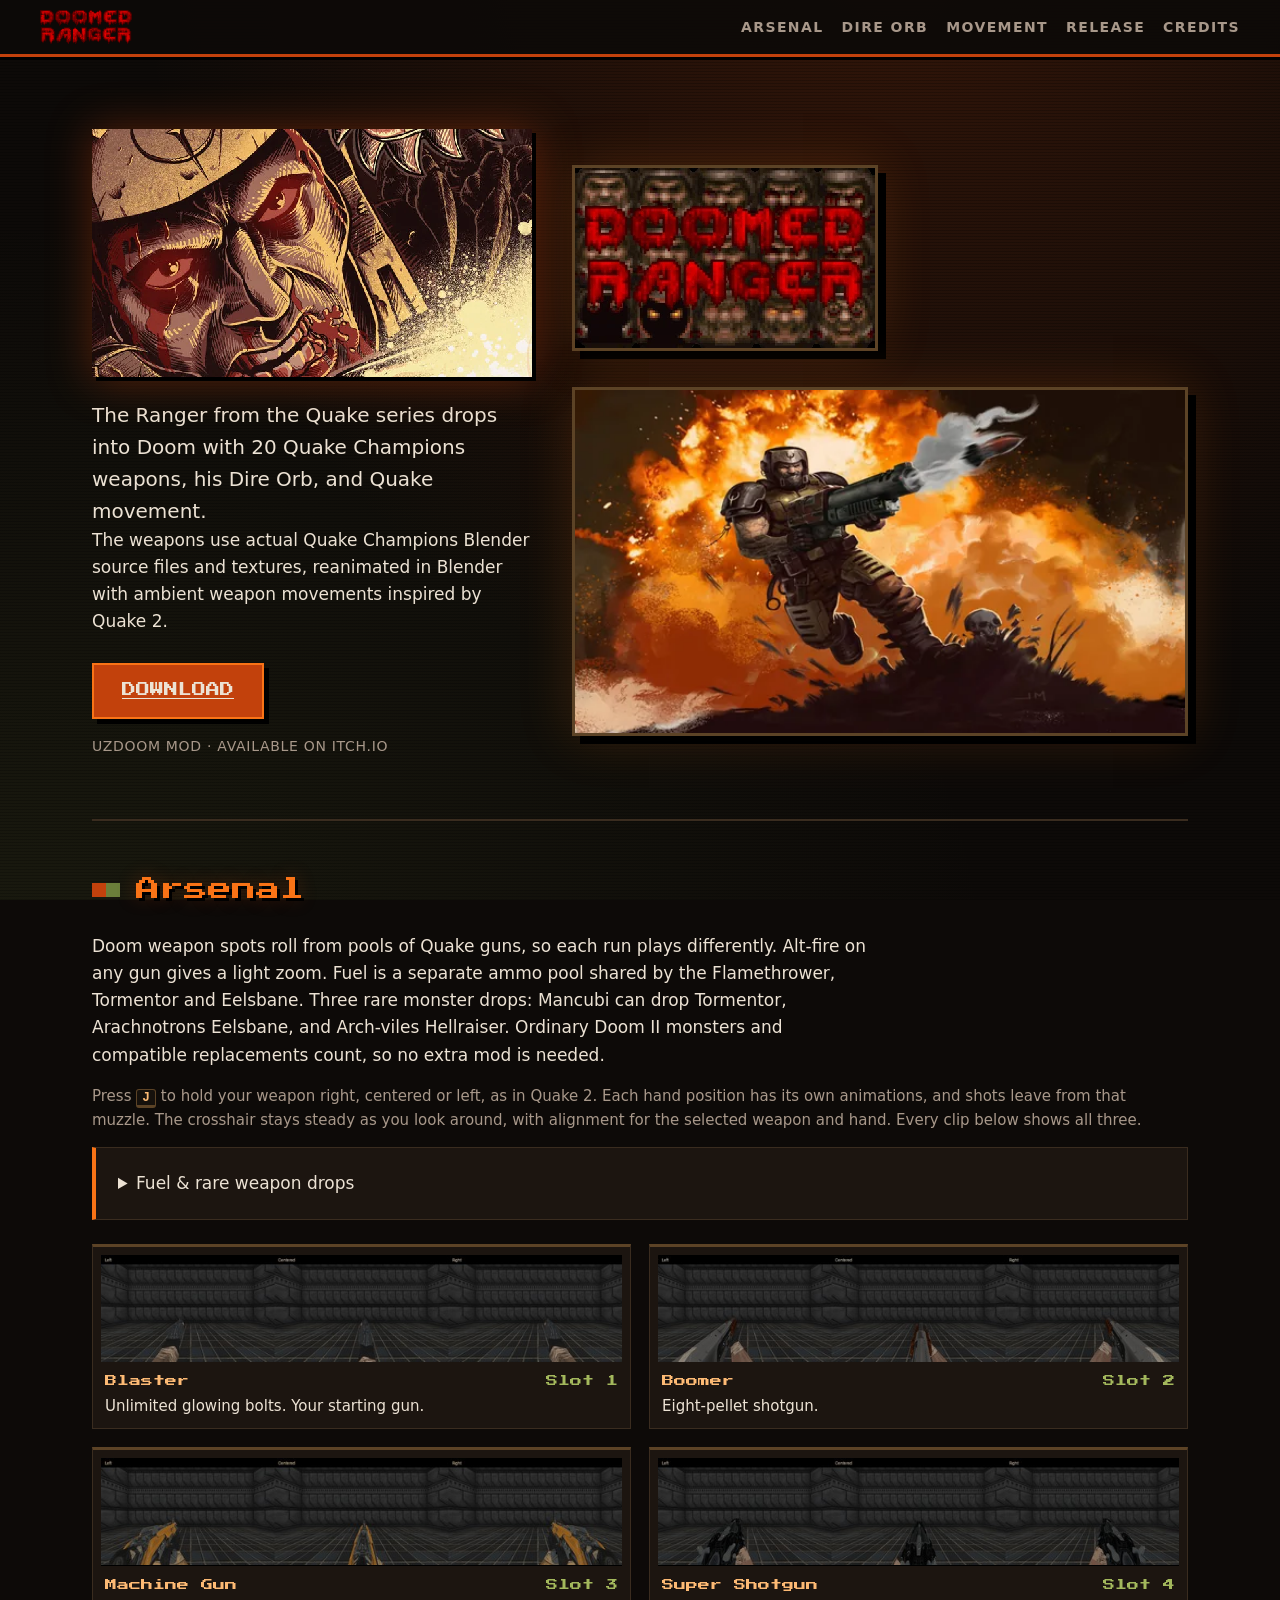
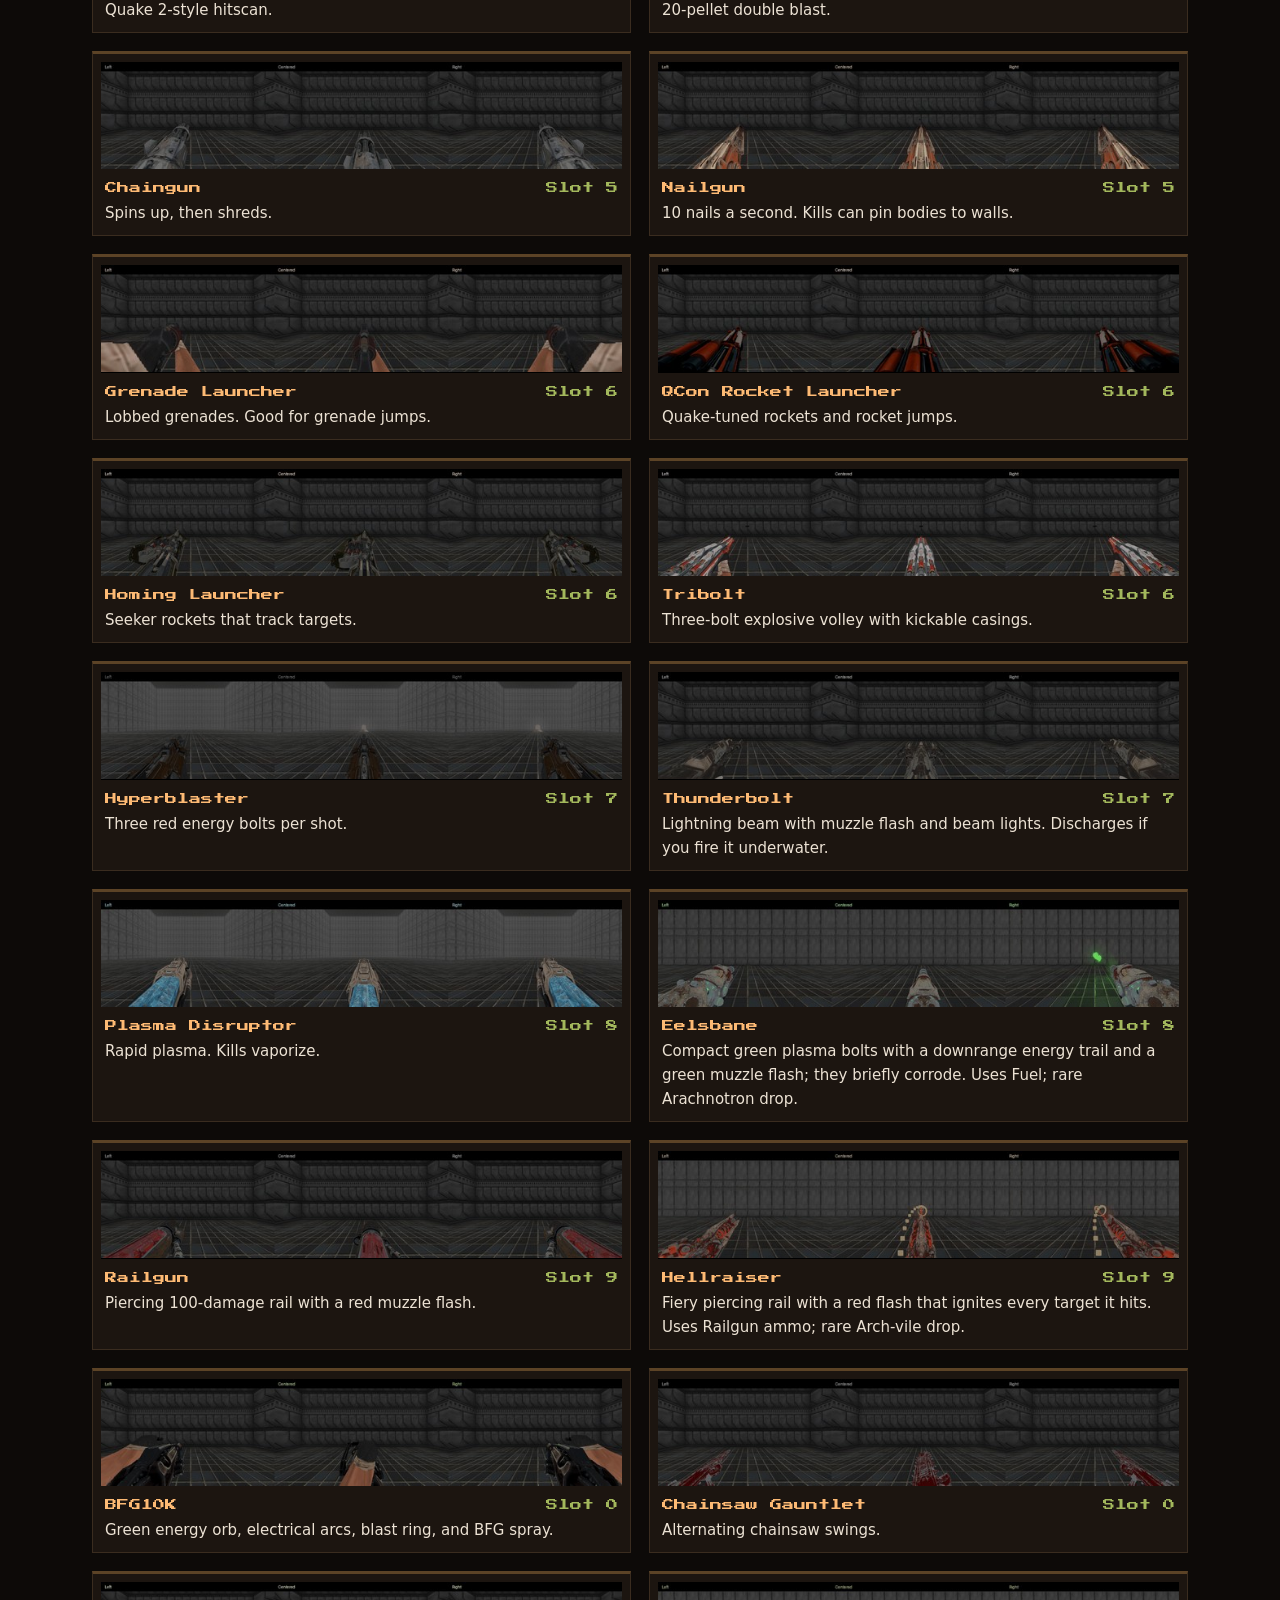
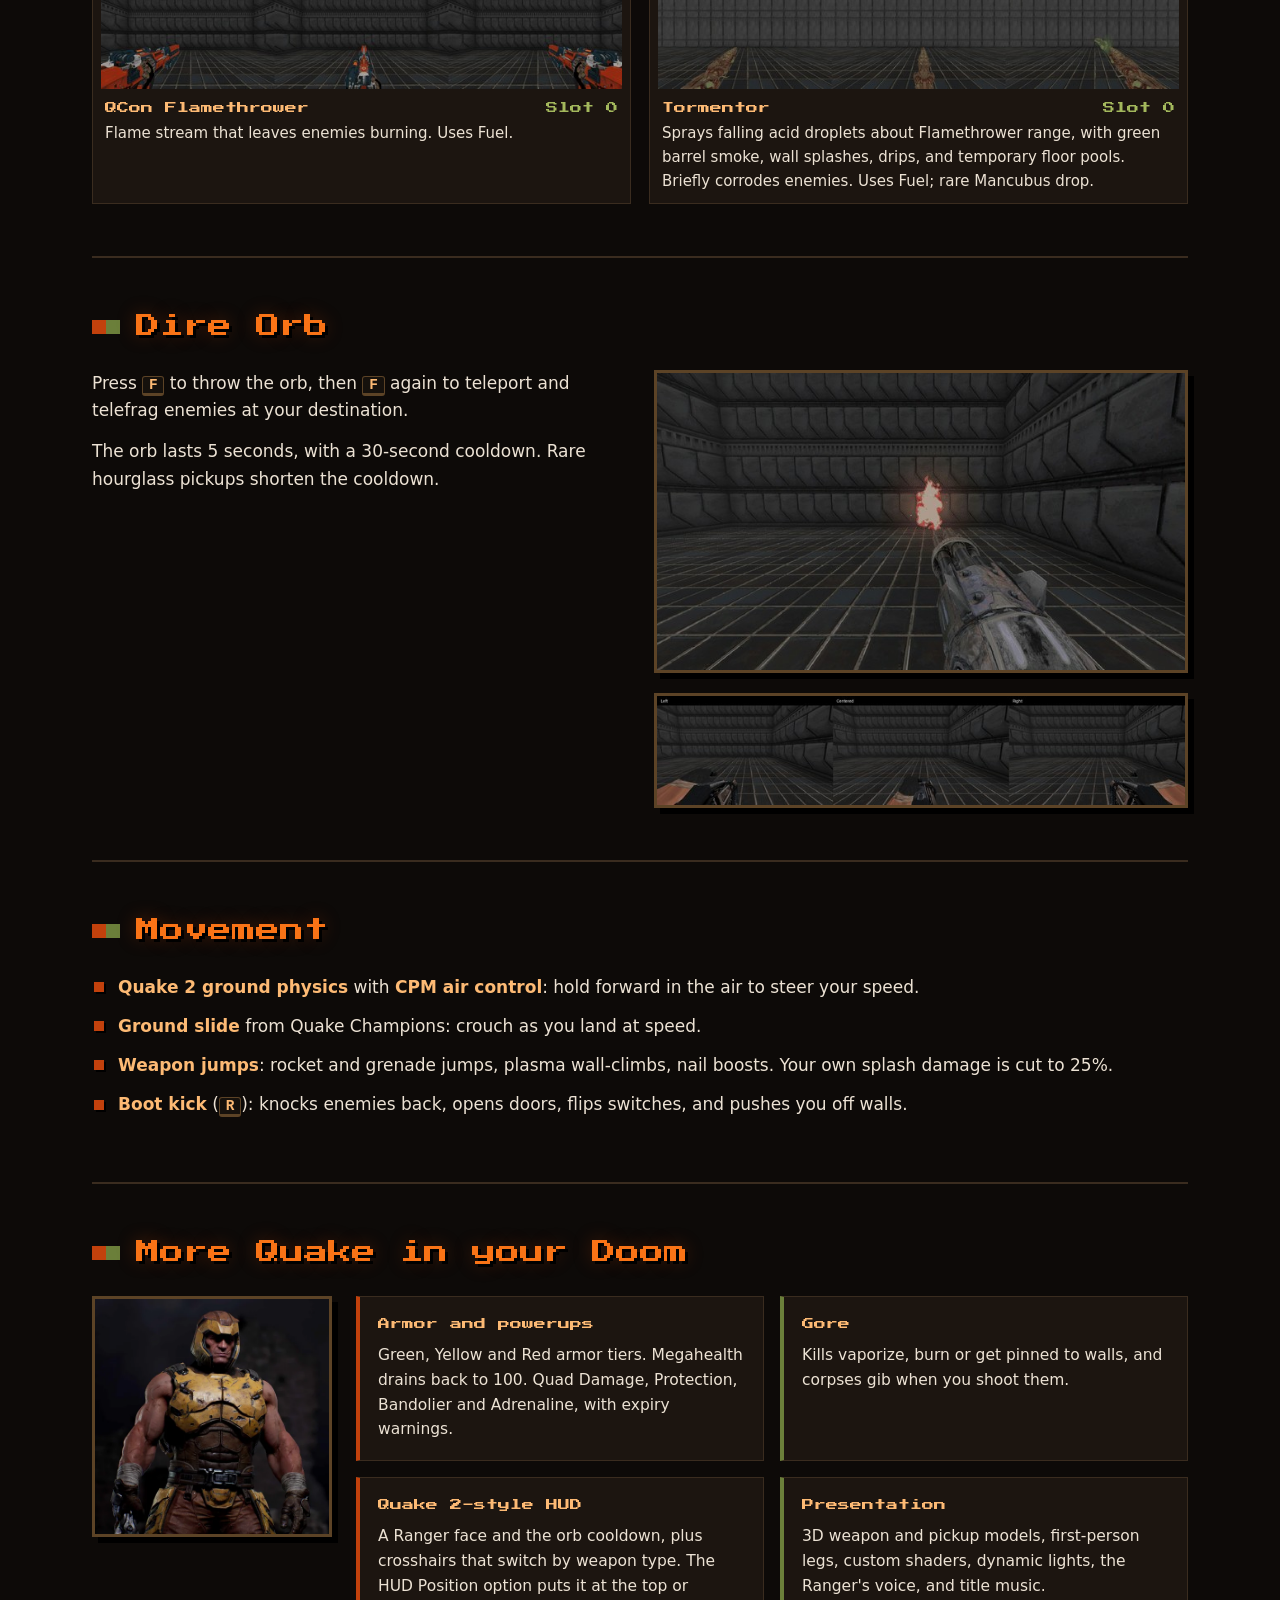
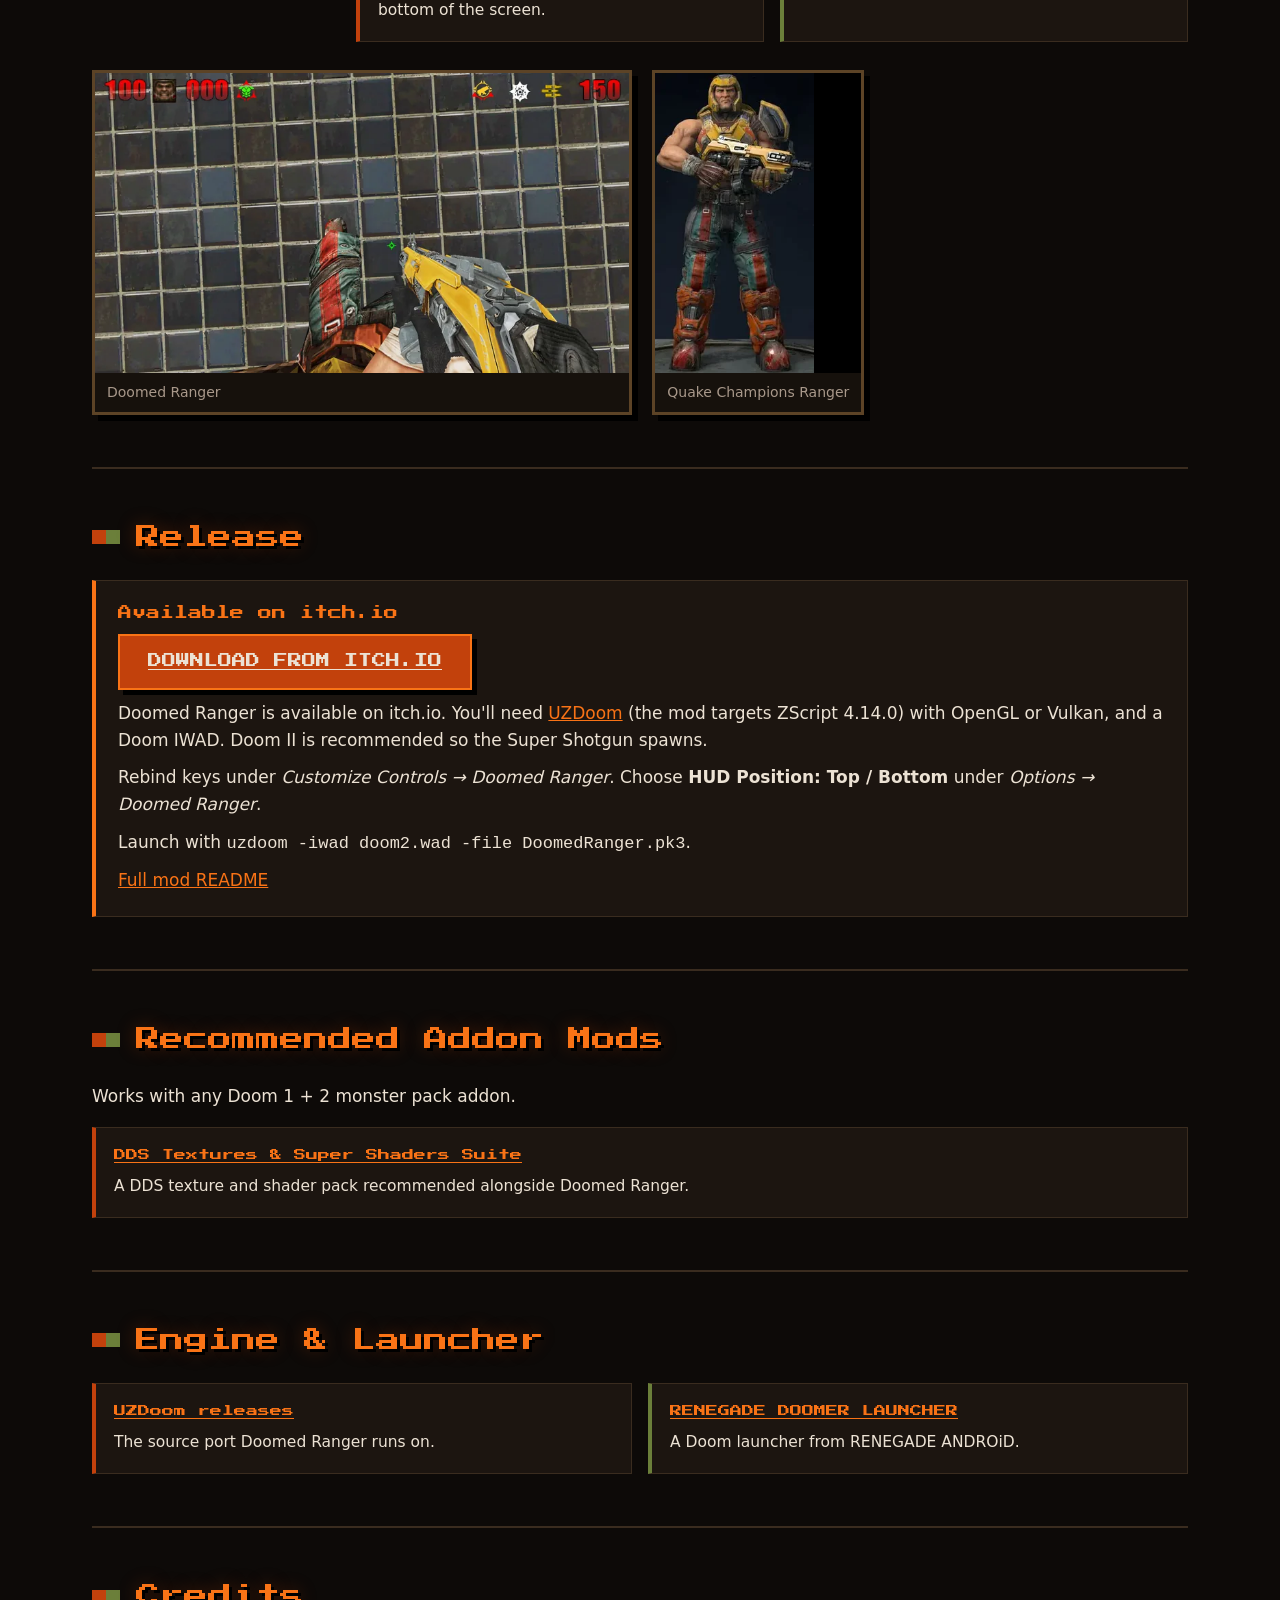
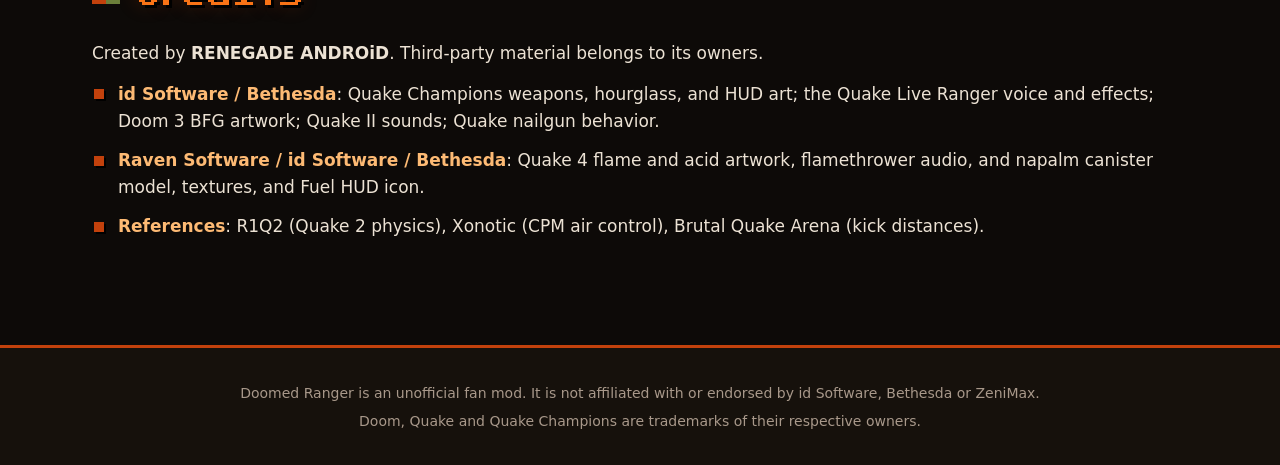
<file: index.html>
<!doctype html>
<html lang="en">
<head>
<meta charset="utf-8">
<meta name="viewport" content="width=device-width, initial-scale=1">
<title>Doomed Ranger: the Quake Ranger in Doom | Download</title>
<meta name="description" content="Doomed Ranger is a UZDoom mod that brings the Ranger from the Quake series into Doom with 20 Quake Champions weapons, the Dire Orb and Quake movement. Available on itch.io.">
<meta name="theme-color" content="#0d0a08">
<meta property="og:type" content="website">
<meta property="og:title" content="Doomed Ranger: the Quake Ranger in Doom">
<meta property="og:description" content="20 Quake Champions weapons, the Dire Orb and Quake movement, in Doom. Available on itch.io.">
<meta property="og:image" content="img/og-image.jpg">
<meta name="twitter:card" content="summary_large_image">
<meta name="twitter:site" content="@RenegadeAndroid">
<meta name="twitter:title" content="Doomed Ranger: the Quake Ranger in Doom">
<meta name="twitter:description" content="20 Quake Champions weapons, the Dire Orb and Quake movement, in Doom. Available on itch.io.">
<meta name="twitter:image" content="img/og-image.jpg">
<link rel="icon" href="favicon.ico" sizes="any">
<link rel="icon" href="favicon-32.png" type="image/png" sizes="32x32">
<link rel="apple-touch-icon" href="apple-touch-icon.png">
<link rel="preload" href="fonts/PressStart2P.woff" as="font" type="font/woff" crossorigin>
<link rel="stylesheet" href="style.css?v=20261006b">
</head>
<body>
<a class="skip" href="#main">Skip to content</a>
<header class="topbar">
  <a class="brand" href="#top" aria-label="Doomed Ranger home"><img src="img/logo.png" alt="Doomed Ranger" width="630" height="234"></a>
  <nav aria-label="Sections">
    <a href="#arsenal">Arsenal</a><a href="#orb">Dire Orb</a><a href="#movement">Movement</a><a href="#release">Release</a><a href="#credits">Credits</a>
  </nav>
</header>
<main id="main">
<section class="hero" id="top">
  <div>
    <h1><img src="img/titlepic.webp" alt="Doomed Ranger" width="672" height="378" class="pixelated"></h1>
    <p class="tagline">The Ranger from the Quake series drops into Doom with 20 Quake Champions weapons, his Dire Orb, and Quake movement.</p>
    <p class="lead">The weapons use actual Quake Champions Blender source files and textures, reanimated in Blender with ambient weapon movements inspired by Quake 2.</p>
    <div class="cta"><a class="btn btn-download" href="#release">Download</a></div>
    <p class="fineprint">UZDoom mod &middot; Available on itch.io</p>
  </div>
  <div class="hero-art">
    <figure class="hero-shot hero-banner pixelated"><img src="img/title-banner.webp?v=20261005c" alt="Doomed Ranger title" width="300" height="180"></figure>
    <figure class="hero-shot credit"><img src="img/credit.webp?v=20261005c" alt="Credits screen" width="560" height="315" loading="lazy"></figure>
  </div>
</section>

<section class="section" id="arsenal">
  <h2><span class="pix"></span>Arsenal</h2>
  <p class="lead">Doom weapon spots roll from pools of Quake guns, so each run plays differently. Alt-fire on any gun gives a light zoom. Fuel is a separate ammo pool shared by the Flamethrower, Tormentor and Eelsbane. Three rare monster drops: Mancubi can drop Tormentor, Arachnotrons Eelsbane, and Arch-viles Hellraiser. Ordinary Doom II monsters and compatible replacements count, so no extra mod is needed.</p>
  <p class="hint">Press <kbd>J</kbd> to hold your weapon right, centered or left, as in Quake 2. Each hand position has its own animations, and shots leave from that muzzle. The crosshair stays steady as you look around, with alignment for the selected weapon and hand. Every clip below shows all three.</p>
  <details class="card"><summary>Fuel &amp; rare weapon drops</summary>
<p>Fuel is a separate ammo pool shared by the Flamethrower, Tormentor, and Eelsbane: 300 maximum, or 600 with a backpack. Quake 4 napalm canisters give 60 Fuel; large tanks give 120. One in four Cell/Cell Pack map spots supplies Fuel, while the rest retain Cells. Mappers can place Fuel using editor numbers 27016 and 27017.</p>
<p>Mancubi have a 15% chance to drop Tormentor. Arachnotrons have a 15% chance to drop Eelsbane. Arch-viles have a 20% chance to drop Hellraiser. Ordinary Doom II monsters and compatible replacement subclasses can supply these weapons. Friendly monsters never roll these drops, and resurrection cannot repeat a drop roll. Server settings <code>dr_tormentor_drop_chance</code>, <code>dr_eelsbane_drop_chance</code>, and <code>dr_hellraiser_drop_chance</code> adjust the chances.</p>
<p>The three monster weapons do not appear in normal map weapon pools. Pick up the dropped weapon to unlock it, then use its slot key to cycle to it.</p>
<p>Tormentor sprays a visible stream of falling acid droplets with approximately the Flamethrower’s reach, green barrel smoke, and no muzzle flash. Eelsbane fires fast green acid plasma. Both apply a brief corrosion effect. Tormentor impacts leave green wall splashes and drips plus temporary floor pools, using original Quake 4 acid artwork. Eelsbane has compact green plasma bolts and a downrange energy trail; Railgun and Hellraiser use red flashes. Hellraiser fires a piercing fiery rail that sets every enemy it hits alight; it uses the Railgun’s existing ammo, rather than Fuel.</p>
  </details>
  <div class="weapons">
<figure class="weapon"><video autoplay muted loop playsinline preload="none" poster="media/blaster.jpg?v=84ce3cec5cee" aria-label="Blaster held left, centered and right"><source src="media/blaster.mp4?v=84ce3cec5cee" type="video/mp4"></video><figcaption><h3>Blaster<span class="slot">Slot 1</span></h3><p>Unlimited glowing bolts. Your starting gun.</p></figcaption></figure>
<figure class="weapon"><video autoplay muted loop playsinline preload="none" poster="media/boomer.jpg?v=d4609a7aebd3" aria-label="Boomer held left, centered and right"><source src="media/boomer.mp4?v=d4609a7aebd3" type="video/mp4"></video><figcaption><h3>Boomer<span class="slot">Slot 2</span></h3><p>Eight-pellet shotgun.</p></figcaption></figure>
<figure class="weapon"><video autoplay muted loop playsinline preload="none" poster="media/machine-gun.jpg?v=020d943dd114" aria-label="Machine Gun held left, centered and right"><source src="media/machine-gun.mp4?v=020d943dd114" type="video/mp4"></video><figcaption><h3>Machine Gun<span class="slot">Slot 3</span></h3><p>Quake 2-style hitscan.</p></figcaption></figure>
<figure class="weapon"><video autoplay muted loop playsinline preload="none" poster="media/super-shotgun.jpg?v=9066d23cf0ee" aria-label="Super Shotgun held left, centered and right"><source src="media/super-shotgun.mp4?v=9066d23cf0ee" type="video/mp4"></video><figcaption><h3>Super Shotgun<span class="slot">Slot 4</span></h3><p>20-pellet double blast.</p></figcaption></figure>
<figure class="weapon"><video autoplay muted loop playsinline preload="none" poster="media/chaingun.jpg?v=e6c6efb19000" aria-label="Chaingun held left, centered and right"><source src="media/chaingun.mp4?v=e6c6efb19000" type="video/mp4"></video><figcaption><h3>Chaingun<span class="slot">Slot 5</span></h3><p>Spins up, then shreds.</p></figcaption></figure>
<figure class="weapon"><video autoplay muted loop playsinline preload="none" poster="media/nailgun.jpg?v=85e5bc1e5933" aria-label="Nailgun held left, centered and right"><source src="media/nailgun.mp4?v=85e5bc1e5933" type="video/mp4"></video><figcaption><h3>Nailgun<span class="slot">Slot 5</span></h3><p>10 nails a second. Kills can pin bodies to walls.</p></figcaption></figure>
<figure class="weapon"><video autoplay muted loop playsinline preload="none" poster="media/grenade-launcher.jpg?v=d6468c8aa0d2" aria-label="Grenade Launcher held left, centered and right"><source src="media/grenade-launcher.mp4?v=d6468c8aa0d2" type="video/mp4"></video><figcaption><h3>Grenade Launcher<span class="slot">Slot 6</span></h3><p>Lobbed grenades. Good for grenade jumps.</p></figcaption></figure>
<figure class="weapon"><video autoplay muted loop playsinline preload="none" poster="media/qcon-rocket-launcher.jpg?v=6a2fb8ad66dd" aria-label="QCon Rocket Launcher held left, centered and right"><source src="media/qcon-rocket-launcher.mp4?v=6a2fb8ad66dd" type="video/mp4"></video><figcaption><h3>QCon Rocket Launcher<span class="slot">Slot 6</span></h3><p>Quake-tuned rockets and rocket jumps.</p></figcaption></figure>
<figure class="weapon"><video autoplay muted loop playsinline preload="none" poster="media/homing-launcher.jpg?v=08c1c760531c" aria-label="Homing Launcher held left, centered and right"><source src="media/homing-launcher.mp4?v=08c1c760531c" type="video/mp4"></video><figcaption><h3>Homing Launcher<span class="slot">Slot 6</span></h3><p>Seeker rockets that track targets.</p></figcaption></figure>
<figure class="weapon"><video autoplay muted loop playsinline preload="none" poster="media/tribolt.jpg?v=ee7981aa20fa" aria-label="Tribolt held left, centered and right"><source src="media/tribolt.mp4?v=ee7981aa20fa" type="video/mp4"></video><figcaption><h3>Tribolt<span class="slot">Slot 6</span></h3><p>Three-bolt explosive volley with kickable casings.</p></figcaption></figure>
<figure class="weapon"><video autoplay muted loop playsinline preload="none" poster="media/hyperblaster.jpg?v=4ec3fef3181a" aria-label="Hyperblaster held left, centered and right"><source src="media/hyperblaster.mp4?v=4ec3fef3181a" type="video/mp4"></video><figcaption><h3>Hyperblaster<span class="slot">Slot 7</span></h3><p>Three red energy bolts per shot.</p></figcaption></figure>
<figure class="weapon"><video autoplay muted loop playsinline preload="none" poster="media/thunderbolt.jpg?v=8cfcb7be6a75" aria-label="Thunderbolt held left, centered and right"><source src="media/thunderbolt.mp4?v=8cfcb7be6a75" type="video/mp4"></video><figcaption><h3>Thunderbolt<span class="slot">Slot 7</span></h3><p>Lightning beam with muzzle flash and beam lights. Discharges if you fire it underwater.</p></figcaption></figure>
<figure class="weapon"><video autoplay muted loop playsinline preload="none" poster="media/plasma-disruptor.jpg?v=b77f7627d532" aria-label="Plasma Disruptor held left, centered and right"><source src="media/plasma-disruptor.mp4?v=b77f7627d532" type="video/mp4"></video><figcaption><h3>Plasma Disruptor<span class="slot">Slot 8</span></h3><p>Rapid plasma. Kills vaporize.</p></figcaption></figure>
<figure class="weapon"><video autoplay muted loop playsinline preload="none" poster="media/eelsbane.jpg?v=9e7bd1f53b00" aria-label="Eelsbane held left, centered and right"><source src="media/eelsbane.mp4?v=9e7bd1f53b00" type="video/mp4"></video><figcaption><h3>Eelsbane<span class="slot">Slot 8</span></h3><p>Compact green plasma bolts with a downrange energy trail and a green muzzle flash; they briefly corrode. Uses Fuel; rare Arachnotron drop.</p></figcaption></figure>
<figure class="weapon"><video autoplay muted loop playsinline preload="none" poster="media/railgun.jpg?v=cf1688f2a9b3" aria-label="Railgun held left, centered and right"><source src="media/railgun.mp4?v=cf1688f2a9b3" type="video/mp4"></video><figcaption><h3>Railgun<span class="slot">Slot 9</span></h3><p>Piercing 100-damage rail with a red muzzle flash.</p></figcaption></figure>
<figure class="weapon"><video autoplay muted loop playsinline preload="none" poster="media/hellraiser.jpg?v=635c8f942a1d" aria-label="Hellraiser held left, centered and right"><source src="media/hellraiser.mp4?v=635c8f942a1d" type="video/mp4"></video><figcaption><h3>Hellraiser<span class="slot">Slot 9</span></h3><p>Fiery piercing rail with a red flash that ignites every target it hits. Uses Railgun ammo; rare Arch-vile drop.</p></figcaption></figure>
<figure class="weapon"><video autoplay muted loop playsinline preload="none" poster="media/bfg10k.jpg?v=2ba76376603f" aria-label="BFG10K held left, centered and right"><source src="media/bfg10k.mp4?v=2ba76376603f" type="video/mp4"></video><figcaption><h3>BFG10K<span class="slot">Slot 0</span></h3><p>Green energy orb, electrical arcs, blast ring, and BFG spray.</p></figcaption></figure>
<figure class="weapon"><video autoplay muted loop playsinline preload="none" poster="media/chainsaw-gauntlet.jpg?v=6f9e9b9dbbe9" aria-label="Chainsaw Gauntlet held left, centered and right"><source src="media/chainsaw-gauntlet.mp4?v=6f9e9b9dbbe9" type="video/mp4"></video><figcaption><h3>Chainsaw Gauntlet<span class="slot">Slot 0</span></h3><p>Alternating chainsaw swings.</p></figcaption></figure>
<figure class="weapon"><video autoplay muted loop playsinline preload="none" poster="media/flamethrower.jpg?v=9c860c257740" aria-label="QCon Flamethrower held left, centered and right"><source src="media/flamethrower.mp4?v=9c860c257740" type="video/mp4"></video><figcaption><h3>QCon Flamethrower<span class="slot">Slot 0</span></h3><p>Flame stream that leaves enemies burning. Uses Fuel.</p></figcaption></figure>
<figure class="weapon"><video autoplay muted loop playsinline preload="none" poster="media/tormentor.jpg?v=f3d965cd5ab0" aria-label="Tormentor held left, centered and right"><source src="media/tormentor.mp4?v=f3d965cd5ab0" type="video/mp4"></video><figcaption><h3>Tormentor<span class="slot">Slot 0</span></h3><p>Sprays falling acid droplets about Flamethrower range, with green barrel smoke, wall splashes, drips, and temporary floor pools. Briefly corrodes enemies. Uses Fuel; rare Mancubus drop.</p></figcaption></figure>
  </div>
</section>

<section class="section" id="orb">
  <h2><span class="pix"></span>Dire Orb</h2>
  <div class="split">
    <div>
      <p class="lead">Press <kbd>F</kbd> to throw the orb, then <kbd>F</kbd> again to teleport and telefrag enemies at your destination.</p>
      <p class="lead">The orb lasts 5 seconds, with a 30-second cooldown. Rare hourglass pickups shorten the cooldown.</p>
    </div>
    <div>
      <figure class="media gameplay"><video autoplay muted loop playsinline preload="none" poster="media/dire-orb-gameplay.jpg?v=3fb9c44d6c5e" aria-label="Dire Orb gameplay"><source src="media/dire-orb-gameplay.mp4?v=3fb9c44d6c5e" type="video/mp4"></video></figure>
      <figure class="media"><video autoplay muted loop playsinline preload="none" poster="media/dire-orb.jpg?v=9bef050658b7" aria-label="Dire Orb held left, centered and right"><source src="media/dire-orb.mp4?v=9bef050658b7" type="video/mp4"></video></figure>
    </div>
  </div>
</section>

<section class="section" id="movement">
  <h2><span class="pix"></span>Movement</h2>
  <ul class="ticks">
    <li><strong>Quake 2 ground physics</strong> with <strong>CPM air control</strong>: hold forward in the air to steer your speed.</li>
    <li><strong>Ground slide</strong> from Quake Champions: crouch as you land at speed.</li>
    <li><strong>Weapon jumps</strong>: rocket and grenade jumps, plasma wall-climbs, nail boosts. Your own splash damage is cut to 25%.</li>
    <li><strong>Boot kick</strong> (<kbd>R</kbd>): knocks enemies back, opens doors, flips switches, and pushes you off walls.</li>
  </ul>
</section>

<section class="section" id="more">
  <h2><span class="pix"></span>More Quake in your Doom</h2>
  <div class="more-layout">
    <figure class="more-ranger"><img src="img/ranger-portrait.webp?v=20261005c" alt="Ranger" width="520" height="522" loading="lazy"></figure>
    <ul class="features features-right">
      <li><h3>Armor and powerups</h3><p>Green, Yellow and Red armor tiers. Megahealth drains back to 100. Quad Damage, Protection, Bandolier and Adrenaline, with expiry warnings.</p></li>
      <li><h3>Gore</h3><p>Kills vaporize, burn or get pinned to walls, and corpses gib when you shoot them.</p></li>
      <li><h3>Quake 2-style HUD</h3><p>A Ranger face and the orb cooldown, plus crosshairs that switch by weapon type. The HUD Position option puts it at the top or bottom of the screen.</p></li>
      <li><h3>Presentation</h3><p>3D weapon and pickup models, first-person legs, custom shaders, dynamic lights, the Ranger's voice, and title music.</p></li>
    </ul>
  </div>
  <div class="compare">
    <figure class="shot"><img src="img/in-game-hud.webp?v=20261005c" alt="Looking down at the Ranger body, yellow weapon, and Quake 2-style HUD" width="780" height="438" loading="lazy"><figcaption>Doomed Ranger</figcaption></figure>
    <figure class="shot"><img src="img/qc-ranger.webp?v=20261005c" alt="Quake Champions Ranger for comparison" width="232" height="438" loading="lazy"><figcaption>Quake Champions Ranger</figcaption></figure>
  </div>
</section>

<section class="section" id="release">
  <h2><span class="pix"></span>Release</h2>
  <div class="card">
    <p class="status">Available on itch.io</p>
    <p><a class="btn btn-download" href="https://renegade-android.itch.io/doomed-ranger" rel="noopener">Download from itch.io</a></p>
    <p>Doomed Ranger is available on itch.io. You'll need <a href="https://github.com/UZDoom/UZDoom/releases" rel="noopener">UZDoom</a> (the mod targets ZScript 4.14.0) with OpenGL or Vulkan, and a Doom IWAD. Doom II is recommended so the Super Shotgun spawns.</p>
    <p>Rebind keys under <em>Customize Controls → Doomed Ranger</em>. Choose <strong>HUD Position: Top / Bottom</strong> under <em>Options → Doomed Ranger</em>.</p>
    <p>Launch with <code>uzdoom -iwad doom2.wad -file DoomedRanger.pk3</code>.</p>
    <p><a href="https://github.com/RENEGADE-ANDROiD/DoomedRanger/blob/main/mod-readme.md">Full mod README</a></p>
  </div>
</section>

<section class="section" id="addons">
  <h2><span class="pix"></span>Recommended Addon Mods</h2>
  <p>Works with any Doom 1 + 2 monster pack addon.</p>
  <ul class="features">
    <li><h3><a href="https://www.moddb.com/mods/dds-texturespbr-plus" rel="noopener">DDS Textures &amp; Super Shaders Suite</a></h3><p>A DDS texture and shader pack recommended alongside Doomed Ranger.</p></li>
  </ul>
</section>

<section class="section" id="engine">
  <h2><span class="pix"></span>Engine &amp; Launcher</h2>
  <ul class="features">
    <li><h3><a href="https://github.com/UZDoom/UZDoom/releases" rel="noopener">UZDoom releases</a></h3><p>The source port Doomed Ranger runs on.</p></li>
    <li><h3><a href="https://renegade-android.github.io/rdl/" rel="noopener">RENEGADE DOOMER LAUNCHER</a></h3><p>A Doom launcher from RENEGADE ANDROiD.</p></li>
  </ul>
</section>

<section class="section" id="credits">
  <h2><span class="pix"></span>Credits</h2>
  <p class="lead">Created by <strong>RENEGADE ANDROiD</strong>. Third-party material belongs to its owners.</p>
  <ul class="ticks">
    <li><strong>id Software / Bethesda</strong>: Quake Champions weapons, hourglass, and HUD art; the Quake Live Ranger voice and effects; Doom 3 BFG artwork; Quake II sounds; Quake nailgun behavior.</li>
    <li><strong>Raven Software / id Software / Bethesda</strong>: Quake 4 flame and acid artwork, flamethrower audio, and napalm canister model, textures, and Fuel HUD icon.</li>
    <li><strong>References</strong>: R1Q2 (Quake 2 physics), Xonotic (CPM air control), Brutal Quake Arena (kick distances).</li>
  </ul>
  
</section>
</main>
<footer class="footer">
  <p>Doomed Ranger is an unofficial fan mod. It is not affiliated with or endorsed by id Software, Bethesda or ZeniMax.</p>
  <p>Doom, Quake and Quake Champions are trademarks of their respective owners.</p>
</footer>
</body>
</html>
</file>
<file: style.css>
/* Doomed Ranger: dark, gritty Doom/Quake theme. Rust/orange with Quake brown/green. Press Start 2P for headings only. */
@font-face { font-family: "Press Start 2P"; src: url("fonts/PressStart2P.woff") format("woff"); font-display: swap; }
:root {
  --bg: #0d0a08; --bg2: #16110c; --panel: #1c1510; --line: #3a2c1f;
  --fg: #ece2d4; --dim: #a8988a; --rust: #c2410c; --orange: #f97316; --ember: #fdba74;
  --brown: #5c4326; --green: #6b7f3a; --green-hi: #a3b85c;
  --pixel: "Press Start 2P", ui-monospace, monospace;
  --sans: system-ui, -apple-system, "Segoe UI", Roboto, "Helvetica Neue", Arial, sans-serif;
}
* { box-sizing: border-box; }
html { scroll-behavior: smooth; }
@media (prefers-reduced-motion: reduce) { html { scroll-behavior: auto; } * { transition: none !important; } }
body {
  margin: 0; background: var(--bg); color: var(--fg); font: 17px/1.6 var(--sans);
  background-image:
    repeating-linear-gradient(0deg, rgba(0,0,0,.22) 0 1px, transparent 1px 3px),
    radial-gradient(ellipse at 70% -10%, rgba(194,65,12,.22), transparent 60%),
    radial-gradient(ellipse at 0% 110%, rgba(107,127,58,.14), transparent 55%);
  background-attachment: fixed;
}
img, video { max-width: 100%; height: auto; display: block; }
.pixelated, .pixelated img { image-rendering: pixelated; }
a { color: var(--orange); }
a:hover { color: var(--ember); }
:focus-visible { outline: 3px solid var(--orange); outline-offset: 3px; }
kbd { font: 700 .85em ui-monospace, monospace; background: var(--bg2); border: 1px solid var(--brown); border-bottom-width: 3px; padding: 0 .4em; border-radius: 3px; color: var(--ember); }
.skip { position: absolute; left: -999px; top: 8px; background: var(--orange); color: #000; padding: 8px 14px; z-index: 10; font-weight: 700; }
.skip:focus { left: 8px; }

.topbar {
  position: sticky; top: 0; z-index: 5; display: flex; align-items: center; justify-content: space-between; gap: 16px;
  padding: 10px clamp(16px, 4vw, 40px); background: rgba(13,10,8,.94); border-bottom: 3px solid var(--rust);
  box-shadow: 0 3px 0 #000;
}
.brand { display: flex; align-items: center; text-decoration: none; }
.brand img { height: 34px; width: auto; }
.topbar nav { display: flex; flex-wrap: wrap; gap: 4px 18px; }
.topbar nav a { color: var(--dim); text-decoration: none; font: 600 14px var(--sans); text-transform: uppercase; letter-spacing: .1em; }
.topbar nav a:hover { color: var(--orange); }

main { max-width: 1160px; margin: 0 auto; padding: 0 clamp(16px, 4vw, 32px); }

.hero { display: grid; grid-template-columns: minmax(0, 5fr) minmax(0, 7fr); gap: 40px; align-items: center; padding: clamp(32px, 6vw, 72px) 0 48px; }
h1 { margin: 0; }
h1 img { width: min(100%, 440px); filter: drop-shadow(4px 4px 0 #000) drop-shadow(0 0 22px rgba(194,65,12,.4)); }
.tagline { margin: 22px 0 0; font-size: clamp(17px, 2vw, 20px); }
.cta { margin-top: 28px; }
.fineprint { margin-top: 16px; color: var(--dim); font-size: 14px; letter-spacing: .05em; text-transform: uppercase; }
.hero-shot { margin: 0; border: 3px solid var(--brown); background: #000; box-shadow: 8px 8px 0 #000, 0 0 50px rgba(249,115,22,.18); }

.btn { display: inline-flex; align-items: center; justify-content: center; padding: 16px 28px; font: 14px/1.4 var(--pixel); text-transform: uppercase; border: 2px solid transparent; }
.btn-soon, .btn-soon:disabled { background: #4a4a4a; color: #c9c9c9; border-color: #6b6b6b; box-shadow: 5px 5px 0 #000; cursor: not-allowed; }

.section { padding: 52px 0; border-top: 2px solid var(--line); }
h2 { display: flex; align-items: center; margin: 0 0 26px; font: clamp(16px, 2.6vw, 24px)/1.4 var(--pixel); color: var(--orange); text-shadow: 3px 3px 0 #000, 0 0 18px rgba(194,65,12,.35); }
.pix { width: 14px; height: 14px; background: var(--rust); box-shadow: 14px 0 0 var(--green); margin-right: 30px; flex: none; }
h3 { margin: 0 0 10px; font: 12px/1.5 var(--pixel); color: var(--ember); }
.lead { margin: 0 0 14px; max-width: 72ch; }
.hint { color: var(--dim); font-size: 15px; }

.features { list-style: none; padding: 0; margin: 0; display: grid; grid-template-columns: repeat(auto-fit, minmax(250px, 1fr)); gap: 16px; }
.features li { background: var(--panel); border: 1px solid var(--line); border-left: 4px solid var(--green); padding: 18px; }
.features li:nth-child(odd) { border-left-color: var(--rust); }
.features p { margin: 0; font-size: 15.5px; }
.shot { margin: 24px 0 0; border: 3px solid var(--brown); background: #000; max-width: 780px; box-shadow: 6px 6px 0 #000; }
figcaption { padding: 8px 12px; color: var(--dim); font-size: 14px; background: var(--bg2); }

.weapons { display: grid; grid-template-columns: repeat(2, minmax(0, 1fr)); gap: 18px; margin-top: 24px; }
.weapon { margin: 0; background: var(--panel); border: 1px solid var(--line); border-top: 3px solid var(--brown); padding: 8px; }
.weapon video, .media video { width: 100%; background: #000; aspect-ratio: 640 / 132; }
.weapon figcaption { background: none; padding: 10px 4px 2px; }
.weapon h3 { display: flex; justify-content: space-between; gap: 8px; margin-bottom: 4px; }
.slot { color: var(--green-hi); white-space: nowrap; }
.weapon p { margin: 0; color: var(--fg); font-size: 15px; }

.split { display: grid; grid-template-columns: minmax(0, 1fr) minmax(0, 1fr); gap: 28px; align-items: start; }
.media { margin: 0; border: 3px solid var(--brown); background: #000; box-shadow: 6px 6px 0 #000; }
.media.gameplay video { aspect-ratio: 16 / 9; }
.media + .media { margin-top: 20px; }

.ticks { margin: 0; padding: 0; list-style: none; }
.ticks li { position: relative; padding-left: 26px; margin-bottom: 12px; }
.ticks li::before { content: ""; position: absolute; left: 2px; top: .5em; width: 10px; height: 10px; background: var(--rust); box-shadow: 2px 2px 0 #000; }
.ticks strong { color: var(--ember); }

.card { background: var(--panel); border: 1px solid var(--line); border-left: 4px solid var(--orange); padding: 22px; }
.card p { margin: 0 0 10px; }
.card p:last-child { margin-bottom: 0; }
.status { font: 14px/1.5 var(--pixel); color: var(--orange); }

.footer { margin-top: 40px; padding: 28px clamp(16px, 4vw, 40px); border-top: 3px solid var(--rust); background: var(--bg2); color: var(--dim); text-align: center; font-size: 14px; }
.footer p { margin: 6px auto; max-width: 900px; }

@media (max-width: 900px) { .hero, .split { grid-template-columns: 1fr; } }
@media (max-width: 720px) {
  .topbar { flex-direction: column; align-items: flex-start; gap: 6px; }
  .topbar nav { gap: 2px 14px; }
  .topbar nav a { font-size: 13px; }
  .weapons { grid-template-columns: 1fr; }
  .btn { width: 100%; }
  h1 img { margin: 0 auto; }
}

.compare { display:flex; flex-wrap:wrap; gap:20px; margin-top:28px; align-items:flex-start; }
.compare .shot { margin:0; max-width:none; flex:0 0 auto; }
.compare .shot img { height:300px; width:auto; display:block; }
@media (max-width:720px){ .compare .shot img { height:auto; width:100%; } .compare .shot { flex:1 1 100%; } }

.hero-art { display:flex; flex-direction:column; align-items:flex-start; gap:36px; }
.hero-banner { align-self:flex-start; width:auto; }
.hero-banner img { width:300px; height:auto; display:block; }
.hero-art .credit { width:100%; }
.hero-art .credit img { width:100%; height:auto; display:block; }

.more-layout { display:grid; grid-template-columns: 240px minmax(0,1fr); gap:24px; align-items:start; }
.more-ranger { margin:0; border:3px solid var(--brown); background:#000; box-shadow:6px 6px 0 #000; }
.more-ranger img { width:100%; height:auto; display:block; }
.more-layout .features-right { grid-template-columns: repeat(2, minmax(0,1fr)); margin-top:0; }
@media (max-width:900px){ .more-layout { grid-template-columns:1fr; } .more-ranger { max-width:240px; } }
@media (max-width:600px){ .more-layout .features-right { grid-template-columns:1fr; } }

.btn-download { background: var(--rust); color: var(--fg); border-color: var(--orange); box-shadow: 5px 5px 0 #000; }
.btn-download:hover { background: var(--orange); color: var(--bg); }
</file>
